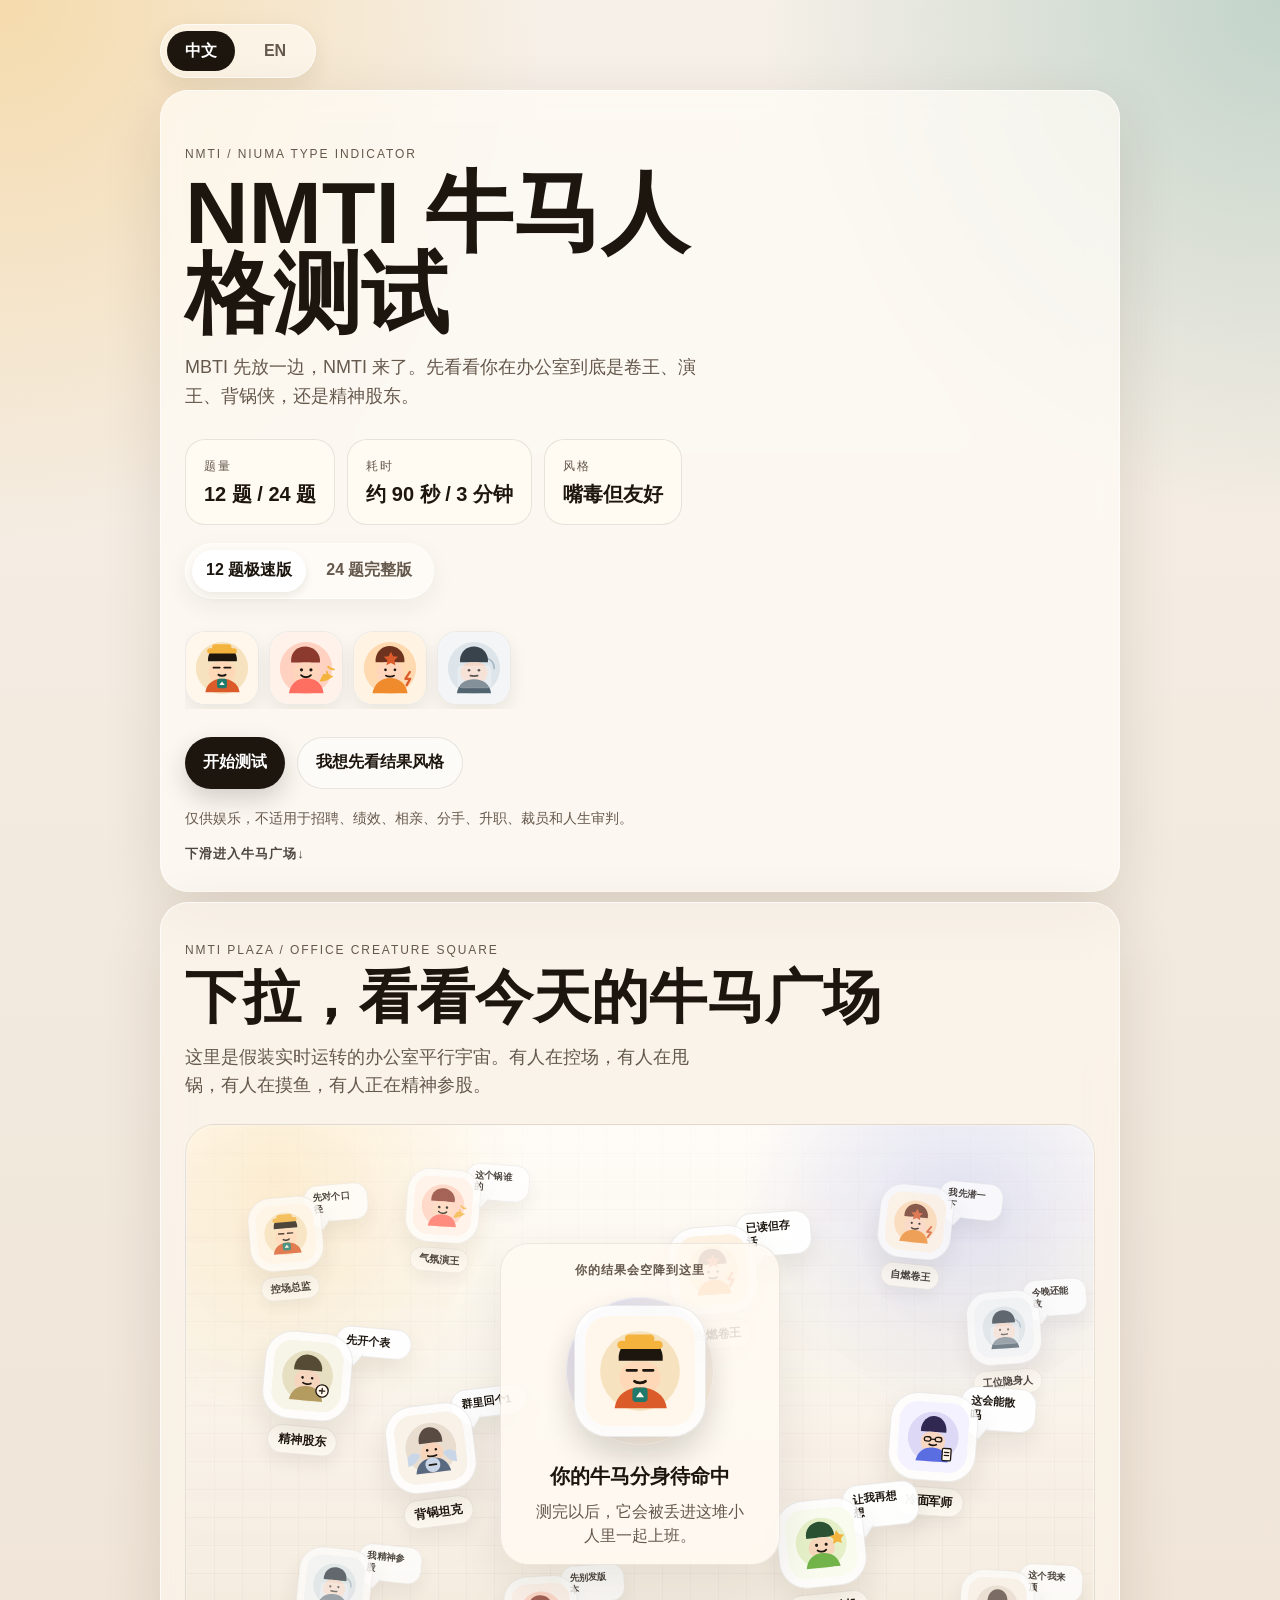
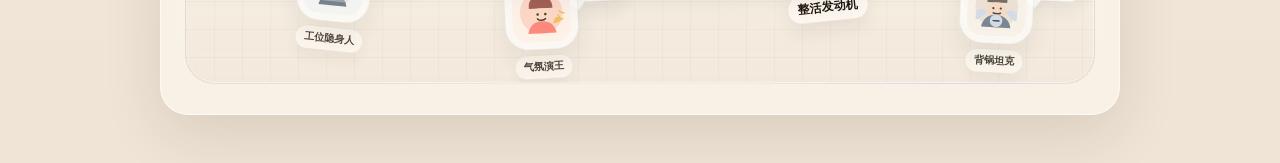
<file: static/fun/worksona/index.html>
<!doctype html>
<html lang="zh-CN">
  <head>
    <meta charset="utf-8">
    <meta name="viewport" content="width=device-width, initial-scale=1">
    <title>NMTI 牛马人格测试 | 你是卷王、演王、背锅侠还是精神股东？</title>
    <meta
      name="description"
      content="24道题，测出你的牛马人格。纯娱乐，适合截图发群。"
    >
    <meta property="og:title" content="NMTI 牛马人格测试">
    <meta
      property="og:description"
      content="你是卷王、演王、背锅侠还是精神股东？24道题，3分钟出结果。"
    >
    <meta property="og:type" content="website">
    <meta property="og:locale" content="zh_CN">
    <link rel="stylesheet" href="./style.css">
  </head>
  <body>
    <div class="noise"></div>
    <main class="shell">
      <div class="lang-switch" role="group" aria-label="Language switch">
        <button class="lang-button active" id="lang-zh" type="button">中文</button>
        <button class="lang-button" id="lang-en" type="button">EN</button>
      </div>
      <section class="hero" id="hero-screen">
        <p class="eyebrow" id="hero-eyebrow">NMTI / NIUMA TYPE INDICATOR</p>
        <h1 id="hero-title">NMTI 牛马人格测试</h1>
        <p class="hero-copy" id="hero-copy">
          MBTI 先放一边，NMTI 来了。先看看你在办公室到底是卷王、演王、背锅侠，还是精神股东。
        </p>

        <div class="hero-cards">
          <article class="mini-card">
            <span class="mini-label" id="metric-questions-label">题量</span>
            <strong id="metric-questions-value">24 题</strong>
          </article>
          <article class="mini-card">
            <span class="mini-label" id="metric-time-label">耗时</span>
            <strong id="metric-time-value">约 3 分钟</strong>
          </article>
          <article class="mini-card">
            <span class="mini-label" id="metric-tone-label">风格</span>
            <strong id="metric-tone-value">嘴毒但友好</strong>
          </article>
        </div>

        <div class="mode-switch" role="group" aria-label="Quiz length">
          <button class="mode-button active" id="mode-short" type="button">12 题极速版</button>
          <button class="mode-button" id="mode-full" type="button">24 题完整版</button>
        </div>

        <div class="avatar-showcase" aria-hidden="true">
          <img src="./avatars/boss.svg" alt="">
          <img src="./avatars/show.svg" alt="">
          <img src="./avatars/hero.svg" alt="">
          <img src="./avatars/ghost.svg" alt="">
        </div>

        <div class="hero-actions">
          <button class="primary-button" id="start-button" type="button">开始测试</button>
          <button class="ghost-button" id="jump-result-button" type="button">我想先看结果风格</button>
        </div>

        <p class="disclaimer" id="disclaimer-text">
          仅供娱乐，不适用于招聘、绩效、相亲、分手、升职、裁员和人生审判。
        </p>
        <p class="plaza-peek" id="plaza-peek">下滑进入牛马广场</p>
      </section>

      <section class="plaza" id="plaza-screen">
        <div class="plaza-copy">
          <p class="eyebrow" id="plaza-eyebrow">NMTI PLAZA / OFFICE CREATURE SQUARE</p>
          <h2 id="plaza-title">下拉，看看今天的牛马广场</h2>
          <p class="hero-copy" id="plaza-copy">
            这里是假装实时运转的办公室平行宇宙。有人在控场，有人在甩锅，有人在摸鱼，有人正在精神参股。
          </p>
        </div>
        <div class="plaza-stage" id="plaza-stage" aria-hidden="true">
          <div class="plaza-gridlines"></div>
          <div class="plaza-crowd" id="plaza-crowd"></div>
          <div class="plaza-dropzone" id="plaza-dropzone">
            <span class="plaza-drop-kicker" id="plaza-drop-kicker">你的结果会空降到这里</span>
            <div class="plaza-drop-card" id="plaza-drop-card">
              <div class="plaza-drop-aura" id="plaza-drop-aura"></div>
              <img class="plaza-drop-avatar" id="plaza-drop-avatar" src="./avatars/boss.svg" alt="广场主角">
            </div>
            <strong class="plaza-drop-title" id="plaza-drop-title">你的牛马分身待命中</strong>
            <span class="plaza-drop-note" id="plaza-drop-note">测完以后，它会被丢进这堆小人里一起上班。</span>
          </div>
        </div>
      </section>

      <section class="quiz hidden" id="quiz-screen">
        <div class="quiz-top">
          <button class="text-button" id="back-home-button" type="button">返回首页</button>
          <div class="progress-block">
            <div class="progress-meta">
              <span id="progress-label">第 1 / 24 题</span>
              <span id="progress-percent">4%</span>
            </div>
            <div class="progress-bar">
              <div class="progress-fill" id="progress-fill"></div>
            </div>
          </div>
        </div>

        <article class="question-card">
          <p class="question-tag" id="question-tag">场景判断</p>
          <h2 id="question-text">加载中...</h2>
          <div class="option-list" id="option-list"></div>
        </article>

        <div class="quiz-footer">
          <button class="ghost-button" id="prev-button" type="button">上一题</button>
          <button class="primary-button" id="next-button" type="button">下一题</button>
        </div>
      </section>

      <section class="result hidden" id="result-screen">
        <div class="result-head">
          <button class="text-button" id="retry-top-button" type="button">重新测试</button>
          <button class="text-button" id="back-top-button" type="button">回首页</button>
        </div>

        <article class="result-card" id="result-card">
          <div class="result-badge" id="result-badge">工位热搜角色</div>
          <div class="result-hero">
            <div class="result-drop-trail" id="result-drop-trail" aria-hidden="true"></div>
            <div class="result-impact-ring" id="result-impact-ring" aria-hidden="true"></div>
            <div class="result-aura" id="result-aura" aria-hidden="true"></div>
            <div class="result-emblem" id="result-emblem" aria-hidden="true">!</div>
            <img class="result-avatar-image" id="result-avatar" src="./avatars/boss.svg" alt="NMTI 类型角色插画">
            <div class="result-qr-float">
              <img class="result-qr-image" src="./qr-fun-tujipath.svg" alt="fun.tujipath.com QR code">
              <span class="result-qr-caption" id="qr-float-text">扫码直达</span>
            </div>
            <a class="result-link-chip" href="https://fun.tujipath.com/" target="_blank" rel="noreferrer" id="result-link-chip">官网</a>
          </div>
          <p class="result-slogan" id="result-slogan">你的人设已生成，请谨慎发群。</p>
          <p class="result-kicker" id="result-kicker">你的 NMTI 类型</p>
          <h2 id="result-title">正在解析你的工位气质</h2>
          <p class="result-code" id="result-code">WIP</p>
          <p class="result-summary" id="result-summary"></p>
          <div class="chip-row" id="result-tags"></div>
          <div class="result-footerline">
            <span>NMTI / NIUMA TYPE INDICATOR</span>
            <span id="result-stamp">办公室民间鉴定版</span>
          </div>
        </article>

        <section class="result-grid">
          <article class="panel">
            <h3 id="description-heading">一句话解读</h3>
            <p id="result-description"></p>
          </article>
          <article class="panel">
            <h3 id="coworker-heading">同事视角</h3>
            <p id="coworker-view"></p>
          </article>
        </section>

        <section class="panel">
          <div class="scores-head">
            <h3 id="radar-heading">你的工位雷达</h3>
            <span id="match-rate">匹配度 00%</span>
          </div>
          <div class="score-list" id="score-list"></div>
        </section>

        <section class="panel">
          <h3 id="note-heading">友情提示</h3>
          <p id="note-text">
            结果只是你当下的社畜切面，不是永久人格。睡饱一点、发完奖金、换个老板，结果都可能重算。
          </p>
        </section>

        <div class="hero-actions result-actions">
          <button class="primary-button" id="share-button" type="button">复制分享文案</button>
          <button class="ghost-button" id="retry-button" type="button">再测一次</button>
        </div>

        <section class="plaza result-plaza" id="result-plaza-screen">
          <div class="plaza-copy">
            <p class="eyebrow" id="result-plaza-eyebrow">NMTI PLAZA / OFFICE CREATURE SQUARE</p>
            <h2 id="result-plaza-title">你的牛马刚刚被丢进广场</h2>
            <p class="hero-copy" id="result-plaza-copy">
              这一刻开始，你的分身已经加入办公室平行宇宙，和别的牛马一起演、卷、背锅、潜水。
            </p>
          </div>
          <div class="plaza-stage" aria-hidden="true">
            <div class="plaza-gridlines"></div>
            <div class="plaza-crowd" id="result-plaza-crowd"></div>
            <div class="plaza-dropzone" id="result-plaza-dropzone">
              <span class="plaza-drop-kicker" id="result-plaza-drop-kicker">你的结果正在空降</span>
              <div class="plaza-drop-card" id="result-plaza-drop-card">
                <div class="plaza-drop-aura" id="result-plaza-drop-aura"></div>
                <img class="plaza-drop-avatar" id="result-plaza-drop-avatar" src="./avatars/boss.svg" alt="结果页广场主角">
              </div>
              <strong class="plaza-drop-title" id="result-plaza-drop-title">你的牛马分身正在落位</strong>
              <span class="plaza-drop-note" id="result-plaza-drop-note">它现在会直接出现在这页，不用先回首页。</span>
            </div>
          </div>
        </section>
      </section>

      <div class="plaza-modal hidden" id="plaza-modal" aria-hidden="true">
        <div class="plaza-modal-backdrop" id="plaza-modal-backdrop"></div>
        <div class="plaza-modal-card" role="dialog" aria-modal="true" aria-labelledby="plaza-modal-title">
          <button class="plaza-modal-close" id="plaza-modal-close" type="button">×</button>
          <img class="plaza-modal-avatar" id="plaza-modal-avatar" src="./avatars/boss.svg" alt="牛马广场角色">
          <p class="mini-label" id="plaza-modal-kicker">牛马广场围观</p>
          <h3 id="plaza-modal-title">控场总监</h3>
          <p class="result-summary" id="plaza-modal-summary"></p>
          <div class="chip-row" id="plaza-modal-tags"></div>
        </div>
      </div>
    </main>

    <script src="./app.js"></script>
  </body>
</html>
</file>
<file: static/fun/worksona/style.css>
:root {
  color-scheme: light;
  --bg: #f4efe5;
  --bg-strong: #eadcca;
  --surface: rgba(255, 252, 247, 0.72);
  --surface-strong: #fffaf2;
  --ink: #1d160f;
  --muted: #65584c;
  --line: rgba(29, 22, 15, 0.1);
  --accent: #db5b2b;
  --accent-2: #1f7a6b;
  --accent-3: #f3b33d;
  --result-accent: #1f7a6b;
  --shadow: 0 18px 60px rgba(61, 35, 8, 0.12);
  --radius-xl: 28px;
  --radius-lg: 20px;
  --radius-md: 14px;
  --font-display: "Avenir Next", "Segoe UI", "PingFang SC", "Hiragino Sans GB",
    "Microsoft YaHei", sans-serif;
}

* {
  box-sizing: border-box;
}

html,
body {
  margin: 0;
  min-height: 100%;
}

body {
  background:
    radial-gradient(circle at top left, rgba(243, 179, 61, 0.35), transparent 25%),
    radial-gradient(circle at top right, rgba(31, 122, 107, 0.24), transparent 24%),
    linear-gradient(180deg, #f6f0e8 0%, #efe4d6 100%);
  color: var(--ink);
  font-family: var(--font-display);
}

.noise {
  pointer-events: none;
  position: fixed;
  inset: 0;
  opacity: 0.18;
  background-image:
    linear-gradient(rgba(255, 255, 255, 0.06) 1px, transparent 1px),
    linear-gradient(90deg, rgba(0, 0, 0, 0.02) 1px, transparent 1px);
  background-size: 12px 12px;
}

.shell {
  position: relative;
  width: min(960px, calc(100% - 32px));
  margin: 24px auto 48px;
}

.lang-switch {
  display: inline-flex;
  gap: 6px;
  padding: 6px;
  margin: 0 0 12px auto;
  background: rgba(255, 252, 247, 0.62);
  border: 1px solid rgba(255, 255, 255, 0.7);
  border-radius: 999px;
  backdrop-filter: blur(14px);
  box-shadow: 0 8px 24px rgba(29, 22, 15, 0.08);
}

.lang-button {
  min-width: 68px;
  min-height: 40px;
  padding: 0 14px;
  border-radius: 999px;
  background: transparent;
  color: var(--muted);
  font-weight: 700;
}

.lang-button.active {
  background: var(--ink);
  color: #fff;
}

.hero,
.quiz,
.result {
  background: var(--surface);
  border: 1px solid rgba(255, 255, 255, 0.65);
  backdrop-filter: blur(14px);
  border-radius: var(--radius-xl);
  box-shadow: var(--shadow);
}

.hero {
  padding: 44px 24px 28px;
  overflow: hidden;
}

.eyebrow,
.question-tag,
.result-kicker,
.mini-label {
  text-transform: uppercase;
  letter-spacing: 0.16em;
  font-size: 12px;
  color: var(--muted);
}

h1 {
  margin: 10px 0 14px;
  max-width: 12ch;
  font-size: clamp(44px, 9vw, 88px);
  line-height: 0.92;
}

.hero-copy {
  max-width: 32rem;
  font-size: 18px;
  line-height: 1.6;
  color: var(--muted);
}

.hero-cards,
.result-grid,
.chip-row,
.hero-actions,
.result-actions {
  display: flex;
  flex-wrap: wrap;
  gap: 12px;
}

.hero-cards {
  margin-top: 28px;
}

.mini-card,
.panel,
.question-card,
.result-card {
  background: var(--surface-strong);
  border: 1px solid var(--line);
  border-radius: var(--radius-lg);
}

.mini-card {
  min-width: 120px;
  padding: 16px 18px;
}

.mini-card strong {
  display: block;
  margin-top: 6px;
  font-size: 20px;
}

.hero-actions {
  margin-top: 28px;
}

.mode-switch {
  display: inline-flex;
  gap: 6px;
  margin-top: 18px;
  padding: 6px;
  border-radius: 999px;
  background: rgba(255, 252, 247, 0.62);
  border: 1px solid rgba(255, 255, 255, 0.7);
  box-shadow: 0 8px 24px rgba(29, 22, 15, 0.06);
}

.mode-button {
  min-height: 42px;
  padding: 0 14px;
  border-radius: 999px;
  background: transparent;
  color: var(--muted);
  font-weight: 700;
}

.mode-button.active {
  background: #fff;
  color: var(--ink);
  box-shadow: 0 4px 10px rgba(29, 22, 15, 0.08);
}

.avatar-showcase {
  display: flex;
  gap: 10px;
  margin-top: 22px;
  padding: 10px 0 4px;
  overflow: hidden;
}

.avatar-showcase img {
  width: 74px;
  height: 74px;
  flex: 0 0 auto;
  border-radius: 20px;
  border: 1px solid rgba(29, 22, 15, 0.08);
  background: rgba(255, 255, 255, 0.58);
  box-shadow: 0 8px 18px rgba(29, 22, 15, 0.08);
}

button {
  border: 0;
  font: inherit;
  cursor: pointer;
}

.primary-button,
.ghost-button,
.text-button,
.option-button {
  transition:
    transform 140ms ease,
    background-color 140ms ease,
    border-color 140ms ease,
    box-shadow 140ms ease;
}

.primary-button,
.ghost-button {
  min-height: 52px;
  padding: 0 18px;
  border-radius: 999px;
  font-weight: 700;
}

.primary-button {
  background: var(--ink);
  color: #fff;
  box-shadow: 0 10px 24px rgba(29, 22, 15, 0.18);
}

.ghost-button {
  background: rgba(255, 255, 255, 0.46);
  color: var(--ink);
  border: 1px solid var(--line);
}

.text-button {
  padding: 0;
  background: transparent;
  color: var(--muted);
}

.primary-button:hover,
.ghost-button:hover,
.option-button:hover {
  transform: translateY(-1px);
}

.disclaimer {
  margin-top: 18px;
  color: var(--muted);
  font-size: 14px;
  line-height: 1.6;
}

.plaza-peek {
  margin: 16px 0 0;
  color: var(--ink);
  font-size: 13px;
  font-weight: 800;
  letter-spacing: 0.08em;
  text-transform: uppercase;
  opacity: 0.78;
}

.plaza-peek::after {
  content: " ↓";
  display: inline-block;
  animation: plaza-peek-bounce 1.8s ease-in-out infinite;
}

.hidden {
  display: none;
}

.plaza {
  margin-top: 10px;
  padding: 28px 24px 30px;
  background: rgba(255, 250, 242, 0.58);
  border: 1px solid rgba(255, 255, 255, 0.65);
  backdrop-filter: blur(14px);
  border-radius: var(--radius-xl);
  box-shadow: var(--shadow);
}

.result-plaza {
  margin-top: 18px;
}

.result-plaza .plaza-copy h2 {
  max-width: 10ch;
}

.plaza-copy h2 {
  margin: 8px 0 10px;
  font-size: clamp(34px, 6vw, 58px);
  line-height: 0.96;
}

.plaza-stage {
  position: relative;
  margin-top: 24px;
  min-height: 560px;
  overflow: hidden;
  border-radius: 30px;
  background:
    radial-gradient(circle at 10% 10%, rgba(243, 179, 61, 0.2), transparent 26%),
    radial-gradient(circle at 85% 15%, rgba(91, 110, 225, 0.18), transparent 24%),
    linear-gradient(180deg, rgba(255, 252, 247, 0.96), rgba(241, 232, 218, 0.86));
  border: 1px solid rgba(29, 22, 15, 0.08);
  box-shadow: inset 0 0 0 1px rgba(255, 255, 255, 0.4);
}

.plaza-gridlines {
  position: absolute;
  inset: 0;
  background-image:
    linear-gradient(rgba(29, 22, 15, 0.04) 1px, transparent 1px),
    linear-gradient(90deg, rgba(29, 22, 15, 0.03) 1px, transparent 1px);
  background-size: 28px 28px;
  mask-image: linear-gradient(180deg, rgba(0, 0, 0, 0.28), rgba(0, 0, 0, 0.88));
}

.plaza-crowd {
  position: absolute;
  inset: 0;
}

.plaza-member {
  position: absolute;
  width: 112px;
  display: grid;
  justify-items: center;
  gap: 6px;
  animation: plaza-bob 3.8s ease-in-out infinite;
  cursor: pointer;
}

.plaza-member[data-lane="back"] {
  scale: 0.84;
  opacity: 0.78;
}

.plaza-member[data-lane="front"] {
  z-index: 2;
}

.plaza-member-avatar-wrap {
  position: relative;
  width: 100%;
  display: grid;
  place-items: center;
}

.plaza-member-aura {
  position: absolute;
  width: 90px;
  aspect-ratio: 1;
  border-radius: 999px;
  opacity: 0.62;
  filter: blur(1px);
}

.plaza-member-avatar {
  position: relative;
  width: 88px;
  height: 88px;
  border-radius: 28px;
  background: rgba(255, 255, 255, 0.82);
  border: 1px solid rgba(29, 22, 15, 0.08);
  box-shadow: 0 16px 30px rgba(29, 22, 15, 0.09);
  padding: 8px;
  z-index: 1;
}

.plaza-member-label {
  padding: 5px 10px;
  border-radius: 999px;
  background: rgba(255, 250, 242, 0.94);
  border: 1px solid rgba(29, 22, 15, 0.08);
  color: var(--ink);
  font-size: 12px;
  font-weight: 800;
  white-space: nowrap;
  box-shadow: 0 10px 18px rgba(29, 22, 15, 0.06);
}

.plaza-member-bubble {
  position: absolute;
  top: -10px;
  left: 72%;
  min-width: 76px;
  max-width: 128px;
  padding: 7px 10px;
  border-radius: 16px 16px 16px 4px;
  background: rgba(255, 255, 255, 0.95);
  border: 1px solid rgba(29, 22, 15, 0.08);
  color: var(--ink);
  font-size: 11px;
  font-weight: 800;
  line-height: 1.25;
  box-shadow: 0 12px 24px rgba(29, 22, 15, 0.08);
  transform-origin: left bottom;
  animation: plaza-bubble 3.2s ease-in-out infinite;
}

.plaza-member-bubble::after {
  content: "";
  position: absolute;
  left: 10px;
  bottom: -8px;
  width: 14px;
  height: 14px;
  background: inherit;
  border-right: 1px solid rgba(29, 22, 15, 0.08);
  border-bottom: 1px solid rgba(29, 22, 15, 0.08);
  transform: rotate(36deg);
}

.plaza-member.current .plaza-member-avatar {
  box-shadow:
    0 0 0 4px color-mix(in srgb, var(--member-accent, #db5b2b) 18%, white),
    0 20px 34px rgba(29, 22, 15, 0.13);
}

.plaza-member.current .plaza-member-label {
  background: color-mix(in srgb, var(--member-accent, #db5b2b) 16%, white);
  color: var(--member-accent, #db5b2b);
}

.plaza-member:hover .plaza-member-avatar,
.plaza-member:focus-visible .plaza-member-avatar {
  transform: translateY(-2px) scale(1.03);
}

.plaza-member:focus-visible {
  outline: 2px solid rgba(29, 22, 15, 0.2);
  outline-offset: 6px;
  border-radius: 18px;
}

.plaza-dropzone {
  position: absolute;
  left: 50%;
  top: 50%;
  width: min(280px, calc(100% - 32px));
  padding: 18px 18px 16px;
  transform: translate(-50%, -50%);
  display: grid;
  justify-items: center;
  gap: 10px;
  border-radius: 28px;
  background: rgba(255, 250, 242, 0.88);
  border: 1px solid rgba(29, 22, 15, 0.08);
  box-shadow: 0 24px 50px rgba(29, 22, 15, 0.08);
  z-index: 3;
}

.plaza-drop-kicker,
.plaza-drop-note {
  color: var(--muted);
  text-align: center;
}

.plaza-drop-kicker {
  font-size: 12px;
  font-weight: 800;
  letter-spacing: 0.08em;
  text-transform: uppercase;
}

.plaza-drop-card {
  position: relative;
  width: 164px;
  aspect-ratio: 1;
  display: grid;
  place-items: center;
}

.plaza-drop-card.dropping {
  animation: plaza-airdrop 860ms cubic-bezier(0.2, 0.9, 0.24, 1.18);
}

.plaza-drop-aura {
  position: absolute;
  inset: 8px;
  border-radius: 999px;
  background:
    radial-gradient(circle at 30% 30%, rgba(255, 255, 255, 0.94), transparent 26%),
    linear-gradient(135deg, rgba(91, 110, 225, 0.22), rgba(243, 179, 61, 0.14));
  box-shadow:
    inset 0 0 0 1px rgba(255, 255, 255, 0.5),
    0 12px 30px rgba(29, 22, 15, 0.08);
}

.plaza-drop-card.dropping .plaza-drop-aura {
  animation: plaza-airdrop-aura 860ms ease-out;
}

.plaza-drop-avatar {
  position: relative;
  width: 132px;
  height: 132px;
  padding: 10px;
  border-radius: 34px;
  background: rgba(255, 255, 255, 0.84);
  border: 1px solid rgba(29, 22, 15, 0.08);
  box-shadow: 0 18px 32px rgba(29, 22, 15, 0.1);
  animation: plaza-drop-float 4s ease-in-out infinite;
}

.plaza-drop-title {
  font-size: 20px;
  text-align: center;
}

.plaza-drop-note {
  max-width: 24ch;
  line-height: 1.5;
}

.plaza-modal {
  position: fixed;
  inset: 0;
  z-index: 40;
  display: grid;
  place-items: center;
}

.plaza-modal.hidden {
  display: none;
}

.plaza-modal-backdrop {
  position: absolute;
  inset: 0;
  background: rgba(29, 22, 15, 0.42);
  backdrop-filter: blur(8px);
}

.plaza-modal-card {
  position: relative;
  width: min(420px, calc(100% - 28px));
  padding: 24px 22px 22px;
  border-radius: 28px;
  background: rgba(255, 250, 242, 0.97);
  border: 1px solid rgba(29, 22, 15, 0.08);
  box-shadow: 0 24px 60px rgba(29, 22, 15, 0.18);
}

.plaza-modal-close {
  position: absolute;
  top: 10px;
  right: 12px;
  width: 38px;
  height: 38px;
  border-radius: 999px;
  background: rgba(29, 22, 15, 0.06);
  color: var(--ink);
  font-size: 24px;
}

.plaza-modal-avatar {
  display: block;
  width: 124px;
  height: 124px;
  margin: 0 auto 12px;
  padding: 10px;
  border-radius: 30px;
  background: rgba(255, 255, 255, 0.84);
  border: 1px solid rgba(29, 22, 15, 0.08);
  box-shadow: 0 18px 32px rgba(29, 22, 15, 0.1);
}

.plaza-modal-card h3 {
  margin: 8px 0 8px;
  font-size: clamp(28px, 6vw, 40px);
  line-height: 0.96;
}

@keyframes plaza-bob {
  0%, 100% {
    transform: translateY(0);
  }
  50% {
    transform: translateY(-8px);
  }
}

@keyframes plaza-bubble {
  0%, 100% {
    transform: scale(0.96) rotate(-2deg);
  }
  50% {
    transform: scale(1) rotate(1deg);
  }
}

@keyframes plaza-drop-float {
  0%, 100% {
    transform: translateY(0) rotate(-1deg);
  }
  50% {
    transform: translateY(-10px) rotate(1deg);
  }
}

@keyframes plaza-peek-bounce {
  0%, 100% {
    transform: translateY(0);
  }
  50% {
    transform: translateY(4px);
  }
}

@keyframes plaza-airdrop {
  0% {
    transform: translateY(-140px) scale(0.72) rotate(-10deg);
    opacity: 0;
  }
  52% {
    transform: translateY(12px) scale(1.06) rotate(3deg);
    opacity: 1;
  }
  72% {
    transform: translateY(-6px) scale(0.98) rotate(-2deg);
  }
  100% {
    transform: translateY(0) scale(1) rotate(0deg);
    opacity: 1;
  }
}

@keyframes plaza-airdrop-aura {
  0% {
    transform: scale(0.74);
    opacity: 0;
  }
  54% {
    transform: scale(1.14);
    opacity: 0.92;
  }
  100% {
    transform: scale(1);
    opacity: 1;
  }
}

.quiz,
.result {
  padding: 22px;
}

.quiz-top,
.result-head,
.scores-head {
  display: flex;
  align-items: center;
  justify-content: space-between;
  gap: 16px;
}

.progress-block {
  flex: 1;
}

.progress-meta {
  display: flex;
  justify-content: space-between;
  margin-bottom: 10px;
  color: var(--muted);
  font-size: 14px;
}

.progress-bar {
  height: 10px;
  background: rgba(29, 22, 15, 0.08);
  border-radius: 999px;
  overflow: hidden;
}

.progress-fill {
  height: 100%;
  width: 0;
  border-radius: inherit;
  background: linear-gradient(90deg, var(--accent), var(--accent-3));
}

.question-card {
  margin-top: 18px;
  padding: 24px;
}

.question-card h2 {
  margin: 8px 0 0;
  font-size: clamp(28px, 5vw, 46px);
  line-height: 1.08;
}

.option-list {
  margin-top: 24px;
  display: grid;
  gap: 12px;
}

.option-button {
  width: 100%;
  padding: 18px;
  text-align: left;
  border-radius: 18px;
  background: #fff;
  border: 1px solid var(--line);
  position: relative;
  overflow: hidden;
  isolation: isolate;
  box-shadow: 0 10px 24px rgba(29, 22, 15, 0.05);
}

.option-button strong {
  display: block;
  font-size: 18px;
  position: relative;
  z-index: 2;
}

.option-button span {
  display: block;
  margin-top: 6px;
  color: var(--muted);
  line-height: 1.5;
  position: relative;
  z-index: 2;
}

.option-button::before {
  content: "";
  position: absolute;
  inset: 0;
  background:
    linear-gradient(120deg, transparent 18%, rgba(255, 255, 255, 0.75) 30%, transparent 42%),
    radial-gradient(circle at top right, color-mix(in srgb, var(--badge-color, #db5b2b) 14%, white), transparent 34%);
  transform: translateX(-42%);
  opacity: 0.72;
  z-index: 0;
  animation: option-sheen 4.8s ease-in-out infinite;
}

.option-button::after {
  content: "";
  position: absolute;
  width: 14px;
  height: 14px;
  top: 16px;
  right: 18px;
  border-radius: 999px;
  background: var(--badge-color, #db5b2b);
  opacity: 0.26;
  box-shadow:
    0 0 0 8px color-mix(in srgb, var(--badge-color, #db5b2b) 12%, transparent),
    0 0 28px color-mix(in srgb, var(--badge-color, #db5b2b) 48%, transparent);
  z-index: 1;
  animation: option-pulse 2.6s ease-in-out infinite;
}

.option-head {
  display: flex;
  align-items: flex-start;
  justify-content: space-between;
  gap: 14px;
  position: relative;
  z-index: 2;
}

.option-badge {
  display: inline-flex;
  align-items: center;
  justify-content: center;
  min-width: 62px;
  min-height: 32px;
  padding: 0 10px;
  border-radius: 999px;
  background: color-mix(in srgb, var(--badge-color, #db5b2b) 16%, white);
  color: var(--badge-color, #db5b2b);
  font-size: 12px;
  font-weight: 900;
  letter-spacing: 0.08em;
  white-space: nowrap;
  animation: option-float 2.9s ease-in-out infinite;
}

.option-button.selected {
  background: #fff2db;
  border-color: rgba(219, 91, 43, 0.35);
  box-shadow:
    inset 0 0 0 1px rgba(219, 91, 43, 0.12),
    0 14px 30px rgba(219, 91, 43, 0.12);
  transform: translateY(-2px) scale(1.01);
}

.option-button.selected::before {
  opacity: 0.98;
}

.option-button:hover .option-badge,
.option-button.selected .option-badge {
  transform: translateY(-1px) scale(1.04);
}

@keyframes option-sheen {
  0%, 100% {
    transform: translateX(-42%);
  }
  50% {
    transform: translateX(42%);
  }
}

@keyframes option-pulse {
  0%, 100% {
    transform: scale(0.92);
    opacity: 0.24;
  }
  50% {
    transform: scale(1.12);
    opacity: 0.42;
  }
}

@keyframes option-float {
  0%, 100% {
    transform: translateY(0);
  }
  50% {
    transform: translateY(-3px);
  }
}

.quiz-footer {
  display: flex;
  justify-content: space-between;
  gap: 12px;
  margin-top: 18px;
}

.panel,
.result-card {
  padding: 22px;
}

.result-card {
  margin-top: 16px;
  background:
    linear-gradient(135deg, color-mix(in srgb, var(--result-accent) 18%, white), rgba(243, 179, 61, 0.16)),
    var(--surface-strong);
  overflow: hidden;
  position: relative;
}

.result-card.airdropping-shake {
  animation: result-card-shake 1.5s ease-out 0.5s both;
}

.result-hero {
  display: grid;
  place-items: center;
  margin-bottom: 8px;
  min-height: 252px;
  position: relative;
}

.result-drop-trail,
.result-impact-ring {
  position: absolute;
  pointer-events: none;
  opacity: 0;
}

.result-drop-trail {
  top: -8px;
  width: 84px;
  height: 186px;
  border-radius: 999px;
  background:
    linear-gradient(180deg, rgba(255, 255, 255, 0), color-mix(in srgb, var(--result-accent) 36%, white) 28%, rgba(255, 255, 255, 0));
  filter: blur(8px);
  z-index: 1;
}

.result-drop-trail.airdropping {
  animation: result-drop-trail 1.5s ease-out 0.5s both;
}

.result-impact-ring {
  bottom: 6px;
  width: min(220px, 58vw);
  height: 36px;
  border-radius: 999px;
  border: 3px solid color-mix(in srgb, var(--result-accent) 34%, white);
  box-shadow:
    0 0 0 8px color-mix(in srgb, var(--result-accent) 10%, transparent),
    0 0 34px color-mix(in srgb, var(--result-accent) 22%, transparent);
  z-index: 1;
}

.result-impact-ring.airdropping {
  animation: result-impact-ring 1.5s ease-out 0.5s both;
}

.result-avatar-image {
  width: min(220px, 58vw);
  height: auto;
  filter: drop-shadow(0 20px 28px rgba(29, 22, 15, 0.12));
  position: relative;
  z-index: 2;
}

.result-avatar-image.airdropping {
  animation: result-airdrop 1.5s cubic-bezier(0.2, 0.9, 0.24, 1.18) 0.5s both;
}

.result-aura {
  position: absolute;
  width: min(270px, 72vw);
  aspect-ratio: 1;
  border-radius: 999px;
  z-index: 0;
  background:
    radial-gradient(circle at 30% 30%, rgba(255, 255, 255, 0.92), transparent 28%),
    radial-gradient(circle at 70% 70%, color-mix(in srgb, var(--result-accent) 26%, white), transparent 34%),
    linear-gradient(135deg, color-mix(in srgb, var(--result-accent) 24%, white), rgba(243, 179, 61, 0.22));
  box-shadow:
    inset 0 0 0 1px rgba(255, 255, 255, 0.66),
    0 18px 32px rgba(29, 22, 15, 0.08);
}

.result-aura.airdropping {
  animation: result-airdrop-aura 1.5s ease-out 0.5s both;
}

.result-aura::before,
.result-aura::after {
  content: "";
  position: absolute;
  border-radius: 999px;
}

.result-aura::before {
  inset: 18px;
  border: 1px dashed rgba(29, 22, 15, 0.12);
}

.result-aura::after {
  inset: 52px;
  border: 1px solid rgba(255, 255, 255, 0.45);
}

.result-emblem {
  position: absolute;
  top: 18px;
  right: clamp(8px, 6vw, 42px);
  display: grid;
  place-items: center;
  min-width: 62px;
  height: 62px;
  padding: 0 12px;
  border-radius: 18px;
  background: rgba(29, 22, 15, 0.92);
  color: #fff;
  font-size: 22px;
  font-weight: 900;
  letter-spacing: 0.05em;
  box-shadow: 0 14px 26px rgba(29, 22, 15, 0.14);
  transform: rotate(8deg);
  z-index: 3;
}

.result-emblem.airdropping {
  animation: result-airdrop-emblem 1.5s ease-out 0.5s both;
}

.result-emblem[data-style="badge"] {
  border-radius: 999px;
}

.result-emblem[data-style="paper"] {
  background: #fffaf2;
  color: var(--ink);
  border: 2px solid rgba(29, 22, 15, 0.12);
}

.result-emblem[data-style="warn"] {
  background: #db5b2b;
}

.result-emblem[data-style="calm"] {
  background: #536471;
}

.result-emblem[data-style="spark"] {
  background: #73b44a;
}

.result-emblem[data-style="royal"] {
  background: #5b6ee1;
}

@keyframes result-airdrop {
  0% {
    transform: translateY(0) scale(1) rotate(0deg);
    opacity: 1;
  }
  28% {
    transform: translateY(487.5px) scale(0.9) rotate(24deg);
    opacity: 1;
  }
  34% {
    transform: translateY(675px) scale(0.76) rotate(34deg);
    opacity: 0;
  }
  35% {
    transform: translateY(-160px) scale(0.66) rotate(-28deg);
    opacity: 0;
  }
  68% {
    transform: translateY(14px) scale(1.06) rotate(10deg);
    opacity: 1;
  }
  82% {
    transform: translateY(-6px) scale(0.98) rotate(-6deg);
  }
  100% {
    transform: translateY(0) scale(1) rotate(0deg);
    opacity: 1;
  }
}

@keyframes result-airdrop-aura {
  0% {
    transform: scale(1);
    opacity: 1;
  }
  30% {
    transform: translateY(1025px) scale(0.82);
    opacity: 0;
  }
  31% {
    transform: translateY(-120px) scale(0.68);
    opacity: 0;
  }
  68% {
    transform: scale(1.12);
    opacity: 0.92;
  }
  100% {
    transform: scale(1);
    opacity: 1;
  }
}

@keyframes result-airdrop-emblem {
  0% {
    transform: translateY(0) rotate(8deg) scale(1);
    opacity: 1;
  }
  26% {
    transform: translateY(385px) rotate(34deg) scale(0.88);
    opacity: 0;
  }
  27% {
    transform: translateY(-86px) rotate(-34deg) scale(0.52);
    opacity: 0;
  }
  70% {
    transform: translateY(6px) rotate(18deg) scale(1.08);
    opacity: 1;
  }
  100% {
    transform: translateY(0) rotate(8deg) scale(1);
    opacity: 1;
  }
}

@keyframes result-drop-trail {
  0%, 24% {
    transform: translateY(-40px) scaleY(0.6);
    opacity: 0;
  }
  28% {
    transform: translateY(120px) scaleY(1.24);
    opacity: 0.76;
  }
  34% {
    transform: translateY(210px) scaleY(1.4);
    opacity: 0.9;
  }
  35%, 100% {
    transform: translateY(-40px) scaleY(0.6);
    opacity: 0;
  }
}

@keyframes result-impact-ring {
  0%, 64% {
    transform: scale(0.72);
    opacity: 0;
  }
  70% {
    transform: scale(0.88);
    opacity: 0.9;
  }
  84% {
    transform: scale(1.28);
    opacity: 0.48;
  }
  100% {
    transform: scale(1.52);
    opacity: 0;
  }
}

@keyframes result-card-shake {
  0%, 67% {
    transform: translate3d(0, 0, 0);
  }
  72% {
    transform: translate3d(-4px, 0, 0);
  }
  76% {
    transform: translate3d(4px, 0, 0);
  }
  80% {
    transform: translate3d(-3px, 0, 0);
  }
  85% {
    transform: translate3d(2px, 0, 0);
  }
  100% {
    transform: translate3d(0, 0, 0);
  }
}

.result-qr-float {
  position: absolute;
  left: clamp(0px, 2vw, 16px);
  bottom: 6px;
  width: 84px;
  padding: 3px;
  border-radius: 9px;
  background: rgba(255, 250, 242, 0.94);
  border: 1px solid rgba(29, 22, 15, 0.08);
  box-shadow: 0 10px 18px rgba(29, 22, 15, 0.08);
  backdrop-filter: blur(10px);
  transform: rotate(-5deg);
  z-index: 3;
}

.result-qr-image {
  width: 100%;
  max-width: 100%;
  height: auto;
  display: block;
  border-radius: 4px;
  background: #fff;
}

.result-qr-caption {
  display: block;
  margin-top: 2px;
  text-align: center;
  color: var(--ink);
  font-size: 8px;
  font-weight: 800;
  letter-spacing: 0.03em;
}

.result-link-chip {
  display: none;
}

.result-card::before {
  content: "";
  position: absolute;
  inset: 16px;
  border: 1px dashed rgba(29, 22, 15, 0.12);
  border-radius: 18px;
  pointer-events: none;
}

.result-badge {
  display: inline-flex;
  align-items: center;
  min-height: 34px;
  padding: 0 14px;
  border-radius: 999px;
  background: var(--result-accent);
  color: #fff;
  font-size: 13px;
  font-weight: 800;
  letter-spacing: 0.08em;
}

.result-slogan {
  margin: 2px 0 0;
  text-align: center;
  color: var(--muted);
  font-size: 15px;
  font-weight: 700;
}

.result-title {
  margin: 0;
}

#result-title {
  margin: 8px 0 8px;
  font-size: clamp(34px, 7vw, 62px);
  line-height: 0.96;
}

.result-code {
  margin: 0;
  color: var(--result-accent);
  letter-spacing: 0.2em;
  font-weight: 800;
}

.result-summary,
.panel p {
  color: var(--muted);
  line-height: 1.7;
}

.chip-row {
  margin-top: 14px;
}

.chip {
  padding: 8px 12px;
  border-radius: 999px;
  background: color-mix(in srgb, var(--result-accent) 12%, white);
  color: var(--result-accent);
  font-size: 14px;
  font-weight: 700;
}

.result-footerline {
  margin-top: 18px;
  padding-top: 16px;
  border-top: 1px solid rgba(29, 22, 15, 0.08);
  display: flex;
  justify-content: space-between;
  gap: 12px;
  color: var(--muted);
  font-size: 12px;
  letter-spacing: 0.08em;
  text-transform: uppercase;
}

.result-grid {
  display: grid;
  grid-template-columns: repeat(2, minmax(0, 1fr));
  margin-top: 16px;
}

.score-list {
  display: grid;
  gap: 14px;
}

.score-row {
  display: grid;
  grid-template-columns: 110px 1fr 42px;
  gap: 12px;
  align-items: center;
}

.score-row label {
  color: var(--muted);
  font-size: 14px;
}

.score-track {
  height: 12px;
  border-radius: 999px;
  overflow: hidden;
  background: rgba(29, 22, 15, 0.08);
}

.score-bar {
  height: 100%;
  border-radius: inherit;
  background: linear-gradient(90deg, var(--accent-2), var(--accent));
}

@media (max-width: 720px) {
  .shell {
    width: min(100% - 20px, 960px);
    margin-top: 10px;
  }

  .lang-switch {
    display: flex;
    margin-bottom: 10px;
  }

  .lang-button {
    flex: 1;
  }

  .hero,
  .quiz,
  .result {
    border-radius: 24px;
  }

  .hero {
    padding-top: 30px;
  }

  .avatar-showcase {
    gap: 8px;
  }

  .mode-switch {
    display: flex;
  }

  .mode-button {
    flex: 1;
  }

  .avatar-showcase img {
    width: 64px;
    height: 64px;
  }

  .quiz-top,
  .result-head,
  .scores-head,
  .quiz-footer {
    flex-direction: column;
    align-items: stretch;
  }

  .result-grid {
    grid-template-columns: 1fr;
  }

  .plaza {
    padding: 24px 16px 20px;
  }

  .plaza-stage {
    min-height: 680px;
  }

  .plaza-member {
    width: 84px;
  }

  .plaza-member-avatar {
    width: 68px;
    height: 68px;
    border-radius: 22px;
  }

  .plaza-member-aura {
    width: 70px;
  }

  .plaza-member-bubble {
    min-width: 58px;
    max-width: 90px;
    padding: 6px 8px;
    font-size: 10px;
    left: 58%;
  }

  .plaza-member-label {
    font-size: 10px;
    padding: 4px 8px;
  }

  .plaza-dropzone {
    width: min(230px, calc(100% - 20px));
    top: auto;
    bottom: 18px;
    transform: translateX(-50%);
  }

  .plaza-drop-card {
    width: 136px;
  }

  .plaza-drop-avatar {
    width: 108px;
    height: 108px;
    border-radius: 28px;
  }

  .result-hero {
    min-height: 222px;
    padding-bottom: 0;
  }

  .result-emblem {
    top: 10px;
    right: 6px;
    min-width: 54px;
    height: 54px;
    font-size: 18px;
  }

  .result-qr-float {
    display: block;
    width: 40px;
    left: auto;
    right: 8px;
    bottom: 8px;
    padding: 0;
    border-radius: 3px;
    transform: rotate(0deg);
    box-shadow: 0 2px 4px rgba(29, 22, 15, 0.03);
    opacity: 0.72;
  }

  .result-link-chip {
    display: none;
    position: absolute;
    right: 10px;
    bottom: 10px;
    z-index: 3;
    min-height: 28px;
    padding: 0 10px;
    align-items: center;
    justify-content: center;
    border-radius: 999px;
    background: rgba(255, 250, 242, 0.95);
    border: 1px solid rgba(29, 22, 15, 0.08);
    color: var(--ink);
    text-decoration: none;
    font-size: 11px;
    font-weight: 800;
    letter-spacing: 0.08em;
    box-shadow: 0 6px 12px rgba(29, 22, 15, 0.06);
  }

  .result-footerline {
    flex-direction: column;
  }

  .score-row {
    grid-template-columns: 90px 1fr 36px;
  }

  .primary-button,
  .ghost-button {
    width: 100%;
  }
}
</file>
